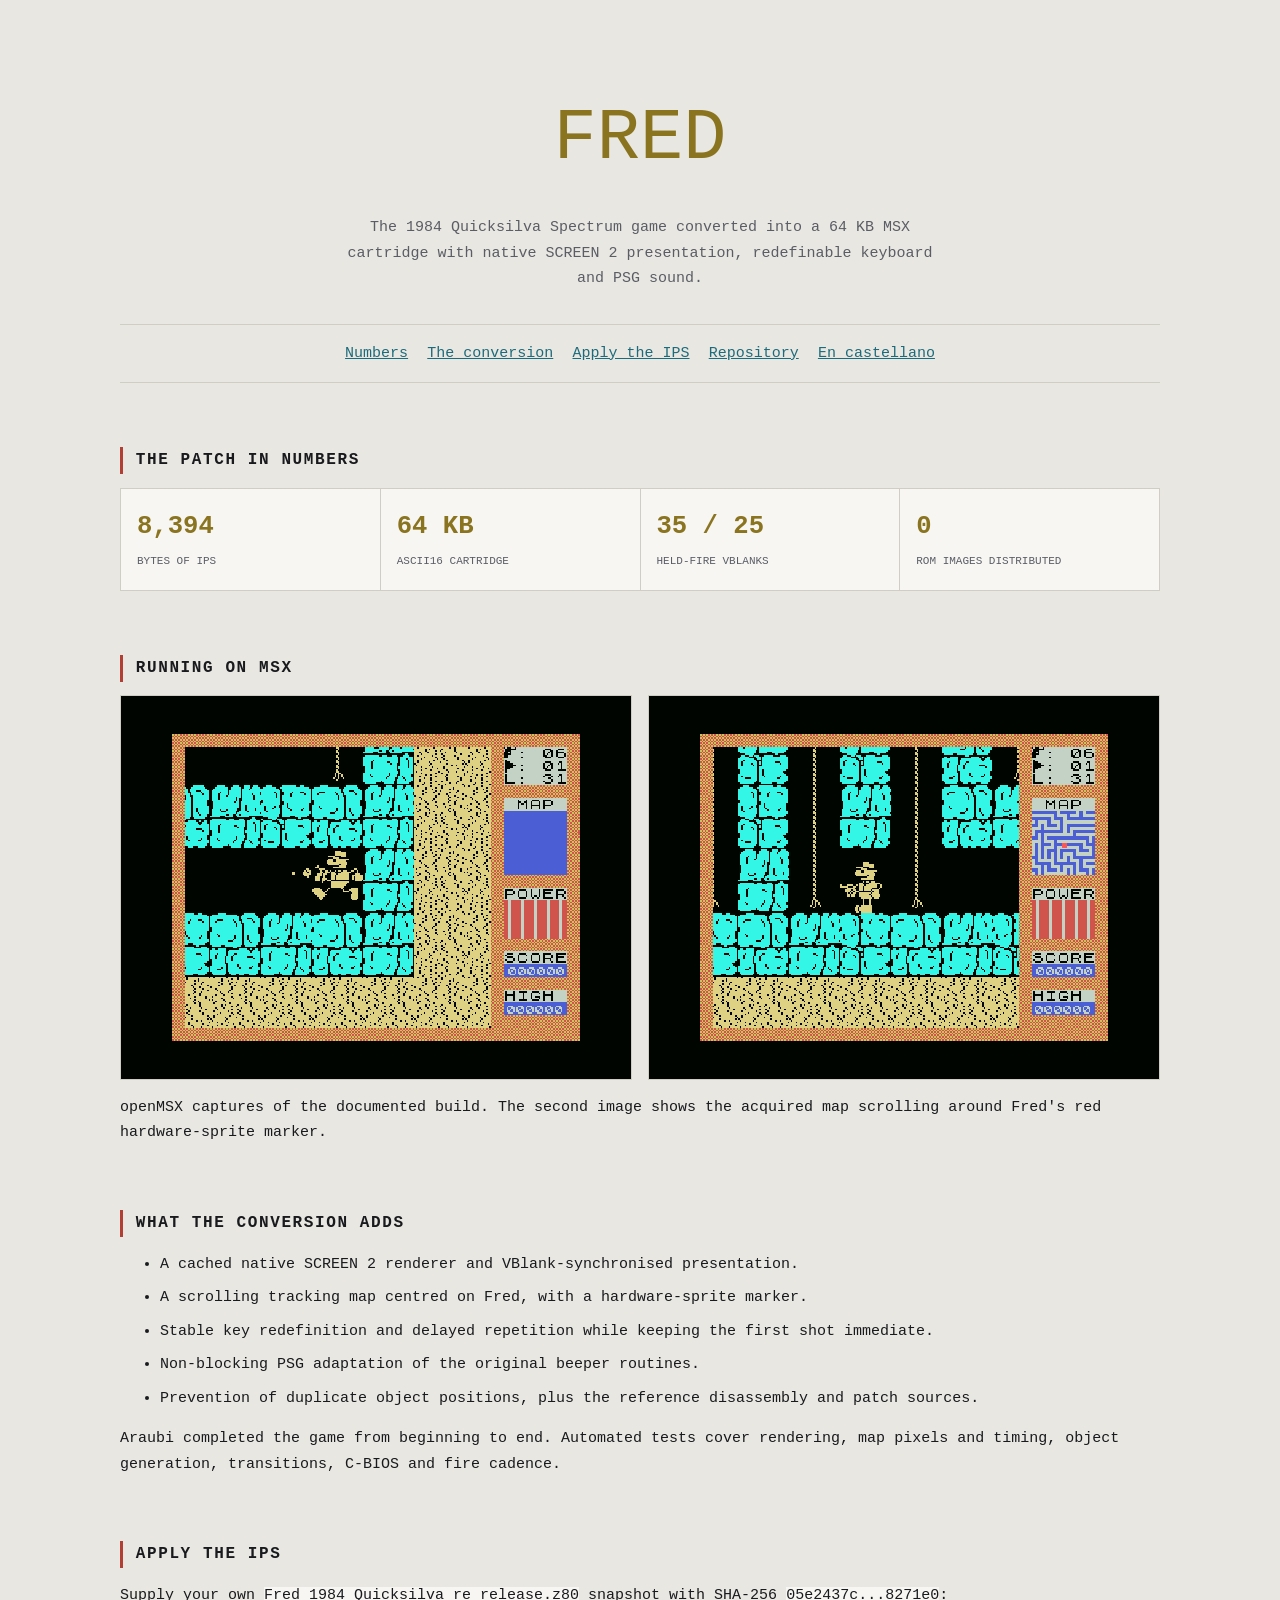
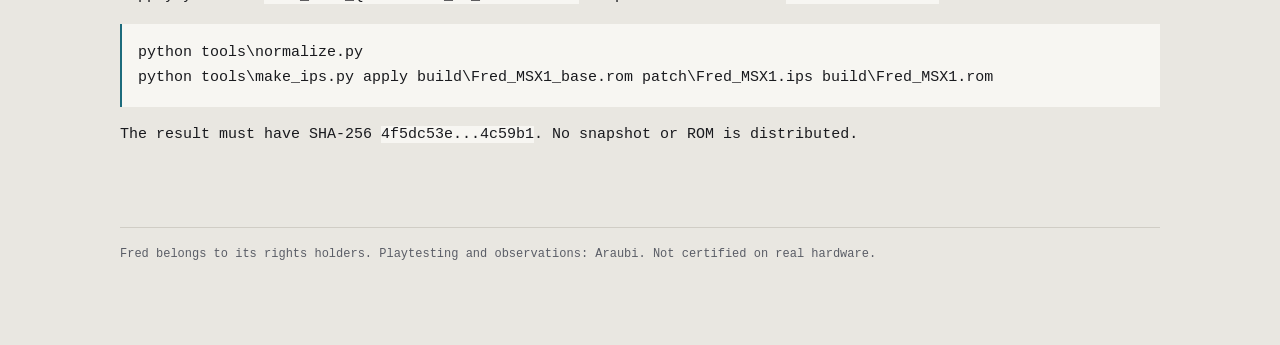
<file: docs/index.html>
<!doctype html><html lang="en"><head><meta charset="utf-8"><meta name="viewport" content="width=device-width,initial-scale=1"><title>Fred for MSX</title><link rel="stylesheet" href="style.css"></head><body><main class="w">
<header><h1>FRED</h1><p class="claim">The 1984 Quicksilva Spectrum game converted into a 64 KB MSX cartridge with native SCREEN 2 presentation, redefinable keyboard and PSG sound.</p></header>
<nav><a href="#numbers">Numbers</a><a href="#changes">The conversion</a><a href="#apply">Apply the IPS</a><a href="https://github.com/antxiko/Fred-MSX1">Repository</a><a href="es/">En castellano</a></nav>
<section id="numbers"><h2>The patch in numbers</h2><div class="stats"><div class="stat"><b>8,394</b><span>bytes of IPS</span></div><div class="stat"><b>64 KB</b><span>ASCII16 cartridge</span></div><div class="stat"><b>35 / 25</b><span>held-fire VBlanks</span></div><div class="stat"><b>0</b><span>ROM images distributed</span></div></div></section>
<section><h2>Running on MSX</h2><div class="gallery"><img src="images/game.png" alt="Fred running on an MSX emulator"><img src="images/tracking.png" alt="Fred with the scrolling tracking map"></div><p>openMSX captures of the documented build. The second image shows the acquired map scrolling around Fred's red hardware-sprite marker.</p></section>
<section id="changes"><h2>What the conversion adds</h2><ul><li>A cached native SCREEN 2 renderer and VBlank-synchronised presentation.</li><li>A scrolling tracking map centred on Fred, with a hardware-sprite marker.</li><li>Stable key redefinition and delayed repetition while keeping the first shot immediate.</li><li>Non-blocking PSG adaptation of the original beeper routines.</li><li>Prevention of duplicate object positions, plus the reference disassembly and patch sources.</li></ul><p>Araubi completed the game from beginning to end. Automated tests cover rendering, map pixels and timing, object generation, transitions, C-BIOS and fire cadence.</p></section>
<section id="apply"><h2>Apply the IPS</h2><p>Supply your own <code>Fred_1984_Quicksilva_re_release.z80</code> snapshot with SHA-256 <code>05e2437c...8271e0</code>:</p><pre>python tools\normalize.py
python tools\make_ips.py apply build\Fred_MSX1_base.rom patch\Fred_MSX1.ips build\Fred_MSX1.rom</pre><p>The result must have SHA-256 <code>4f5dc53e...4c59b1</code>. No snapshot or ROM is distributed.</p></section>
<footer>Fred belongs to its rights holders. Playtesting and observations: Araubi. Not certified on real hardware.</footer>
</main></body></html>
</file>
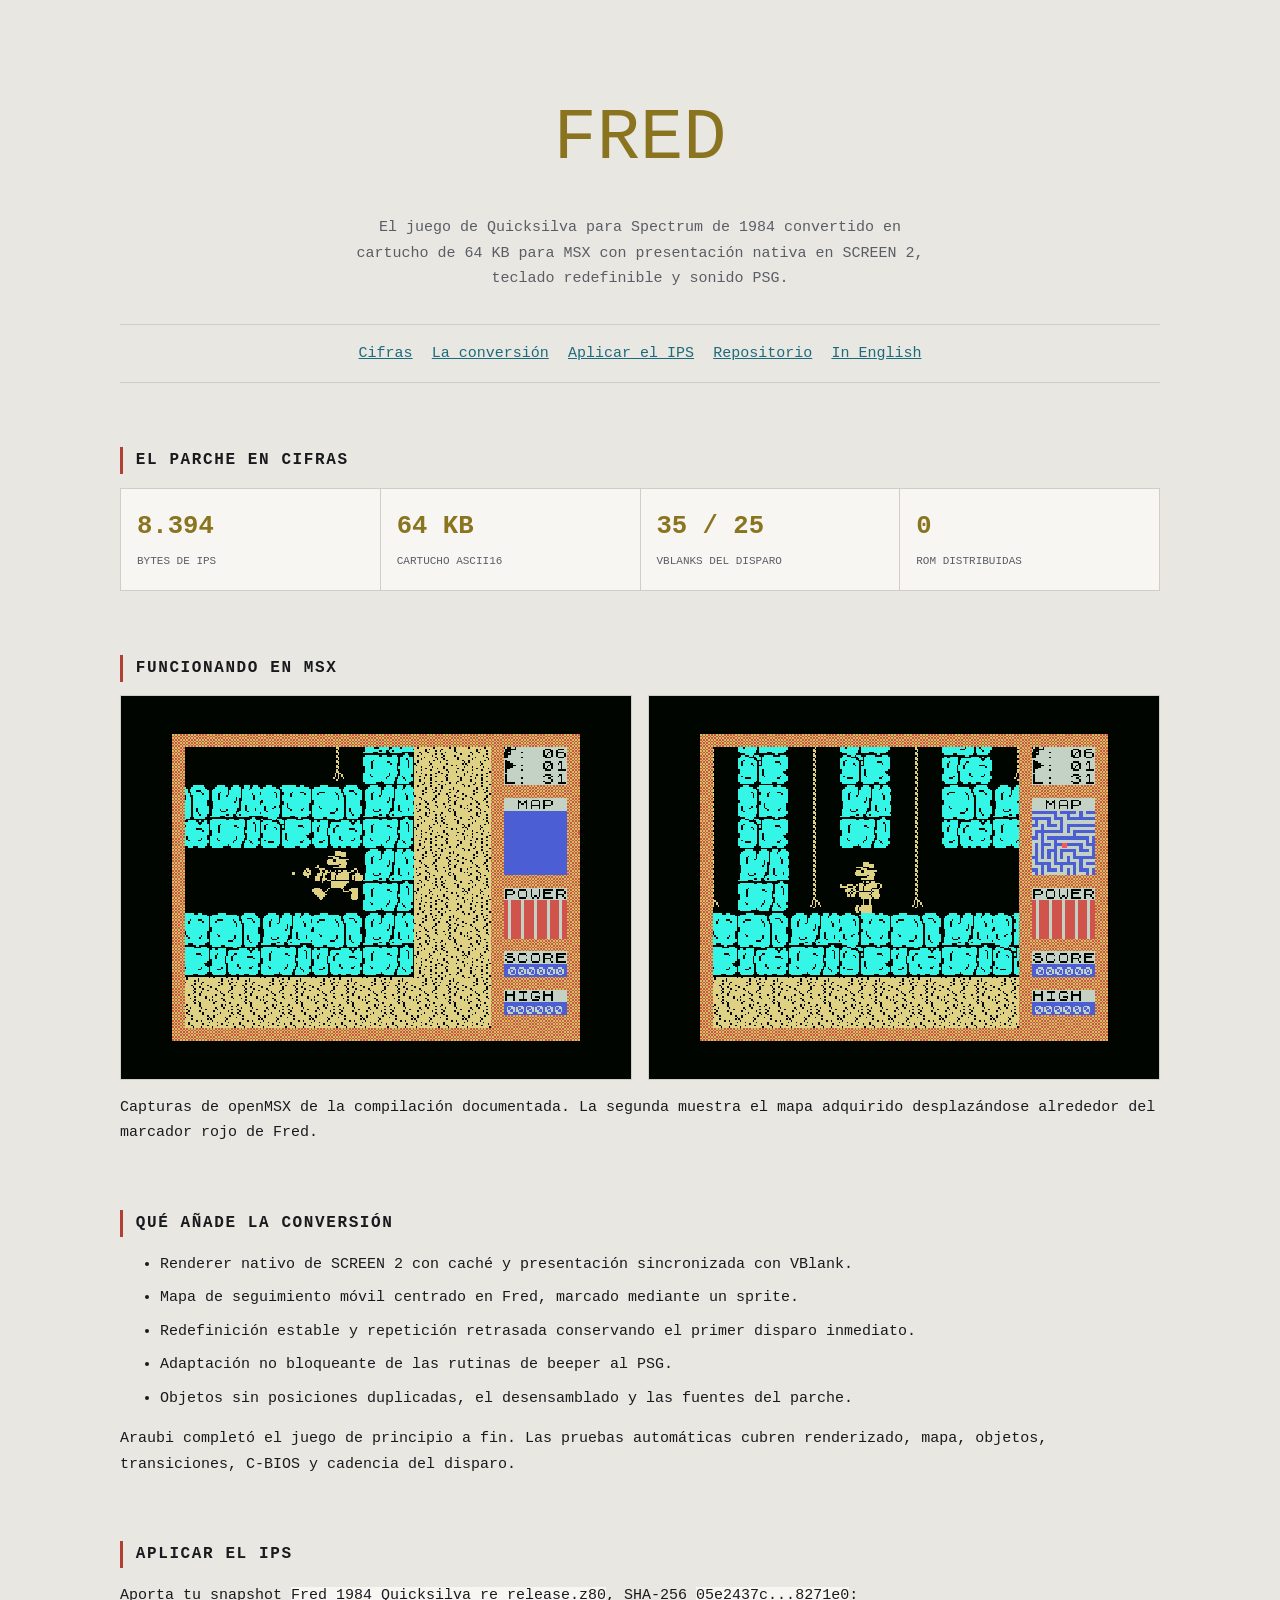
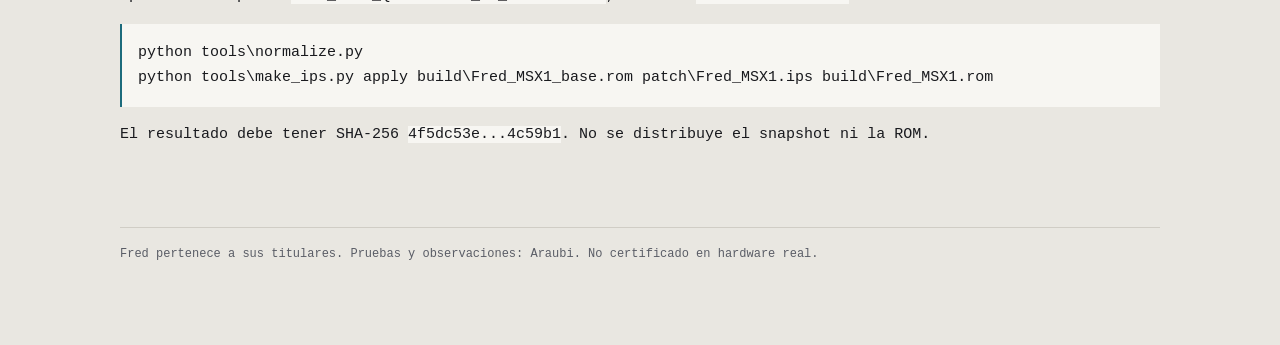
<file: docs/es/index.html>
<!doctype html><html lang="es"><head><meta charset="utf-8"><meta name="viewport" content="width=device-width,initial-scale=1"><title>Fred para MSX</title><link rel="stylesheet" href="../style.css"></head><body><main class="w">
<header><h1>FRED</h1><p class="claim">El juego de Quicksilva para Spectrum de 1984 convertido en cartucho de 64 KB para MSX con presentación nativa en SCREEN 2, teclado redefinible y sonido PSG.</p></header>
<nav><a href="#cifras">Cifras</a><a href="#cambios">La conversión</a><a href="#aplicar">Aplicar el IPS</a><a href="https://github.com/antxiko/Fred-MSX1">Repositorio</a><a href="../">In English</a></nav>
<section id="cifras"><h2>El parche en cifras</h2><div class="stats"><div class="stat"><b>8.394</b><span>bytes de IPS</span></div><div class="stat"><b>64 KB</b><span>cartucho ASCII16</span></div><div class="stat"><b>35 / 25</b><span>VBlanks del disparo</span></div><div class="stat"><b>0</b><span>ROM distribuidas</span></div></div></section>
<section><h2>Funcionando en MSX</h2><div class="gallery"><img src="../images/game.png" alt="Fred funcionando en un emulador MSX"><img src="../images/tracking.png" alt="Fred con el mapa de seguimiento móvil"></div><p>Capturas de openMSX de la compilación documentada. La segunda muestra el mapa adquirido desplazándose alrededor del marcador rojo de Fred.</p></section>
<section id="cambios"><h2>Qué añade la conversión</h2><ul><li>Renderer nativo de SCREEN 2 con caché y presentación sincronizada con VBlank.</li><li>Mapa de seguimiento móvil centrado en Fred, marcado mediante un sprite.</li><li>Redefinición estable y repetición retrasada conservando el primer disparo inmediato.</li><li>Adaptación no bloqueante de las rutinas de beeper al PSG.</li><li>Objetos sin posiciones duplicadas, el desensamblado y las fuentes del parche.</li></ul><p>Araubi completó el juego de principio a fin. Las pruebas automáticas cubren renderizado, mapa, objetos, transiciones, C-BIOS y cadencia del disparo.</p></section>
<section id="aplicar"><h2>Aplicar el IPS</h2><p>Aporta tu snapshot <code>Fred_1984_Quicksilva_re_release.z80</code>, SHA-256 <code>05e2437c...8271e0</code>:</p><pre>python tools\normalize.py
python tools\make_ips.py apply build\Fred_MSX1_base.rom patch\Fred_MSX1.ips build\Fred_MSX1.rom</pre><p>El resultado debe tener SHA-256 <code>4f5dc53e...4c59b1</code>. No se distribuye el snapshot ni la ROM.</p></section>
<footer>Fred pertenece a sus titulares. Pruebas y observaciones: Araubi. No certificado en hardware real.</footer>
</main></body></html>
</file>
<file: docs/style.css>
:root{--ink:#cfd0d4;--soft:#83868f;--bg:#000;--panel:#0c0e13;--line:#23262e;--red:#ff897d;--cyan:#65dbef;--gold:#ded087}
@media(prefers-color-scheme:light){:root{--ink:#191a1e;--soft:#5a5d66;--bg:#e9e7e1;--panel:#f7f6f2;--line:#d0cdc5;--red:#b23f34;--cyan:#1c6b7c;--gold:#8a7420}}
*{box-sizing:border-box}body{margin:0;background:var(--bg);color:var(--ink);padding:0 1.25rem 5rem;font:15px/1.7 ui-monospace,"SF Mono",Menlo,Consolas,monospace}.w{max-width:1040px;margin:auto}header{text-align:center;padding:4rem 0 2rem}h1{font-weight:400;font-size:clamp(2rem,7vw,4.5rem);margin:.2em 0;color:var(--gold)}h2{font-size:1rem;text-transform:uppercase;letter-spacing:.1em;border-left:3px solid var(--red);padding-left:.8rem;margin-top:4rem}a{color:var(--cyan)}.claim{max-width:65ch;margin:auto;color:var(--soft)}nav{display:flex;justify-content:center;flex-wrap:wrap;gap:1.2rem;padding:1rem;border-block:1px solid var(--line)}.stats{display:grid;grid-template-columns:repeat(auto-fit,minmax(150px,1fr));gap:1px;background:var(--line);border:1px solid var(--line)}.stat{background:var(--panel);padding:1rem}.stat b{display:block;color:var(--gold);font-size:1.6rem}.stat span{font-size:11px;text-transform:uppercase;color:var(--soft)}.gallery{display:grid;grid-template-columns:1fr 1fr;gap:1rem}.gallery img{width:100%;image-rendering:pixelated;border:1px solid var(--line)}code,pre{background:var(--panel)}pre{padding:1rem;overflow:auto;border-left:2px solid var(--cyan)}li{margin:.5rem 0}footer{margin-top:5rem;border-top:1px solid var(--line);padding-top:1rem;color:var(--soft);font-size:12px}@media(max-width:650px){.gallery{grid-template-columns:1fr}}
</file>
